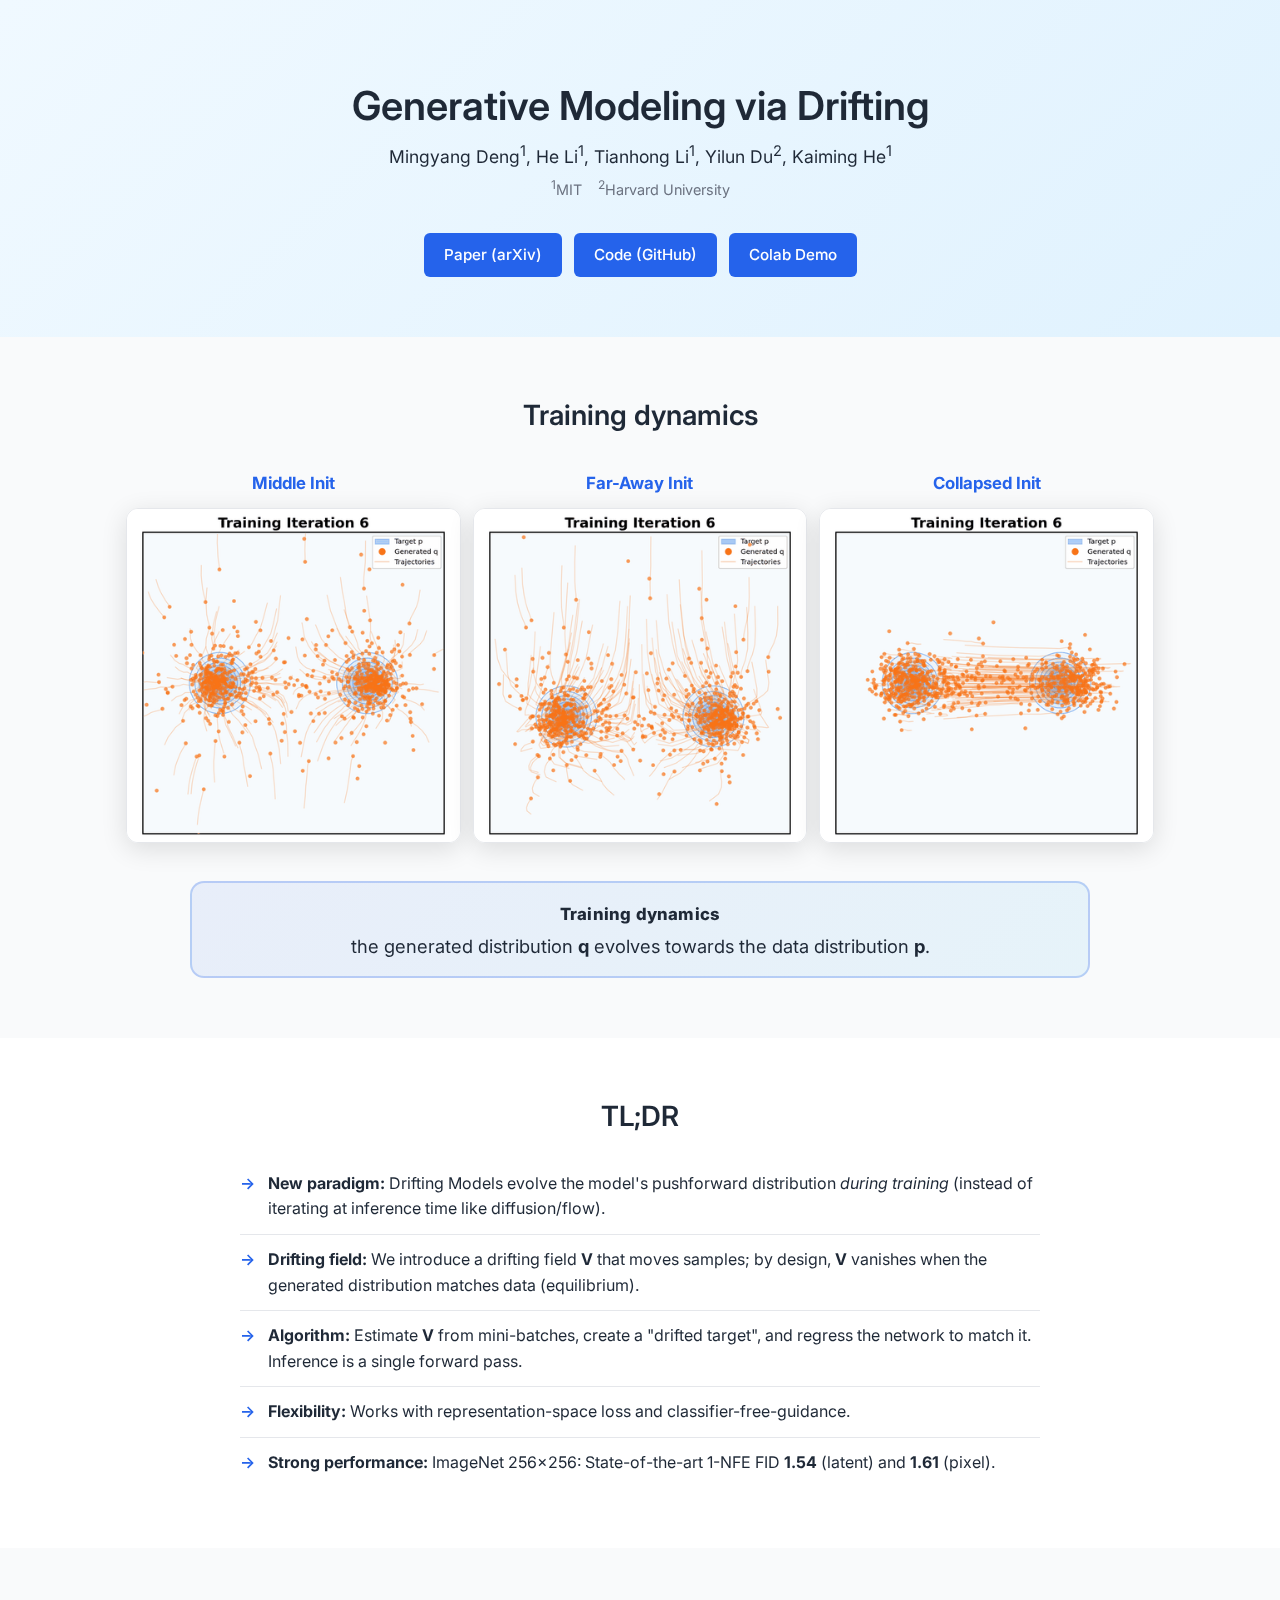
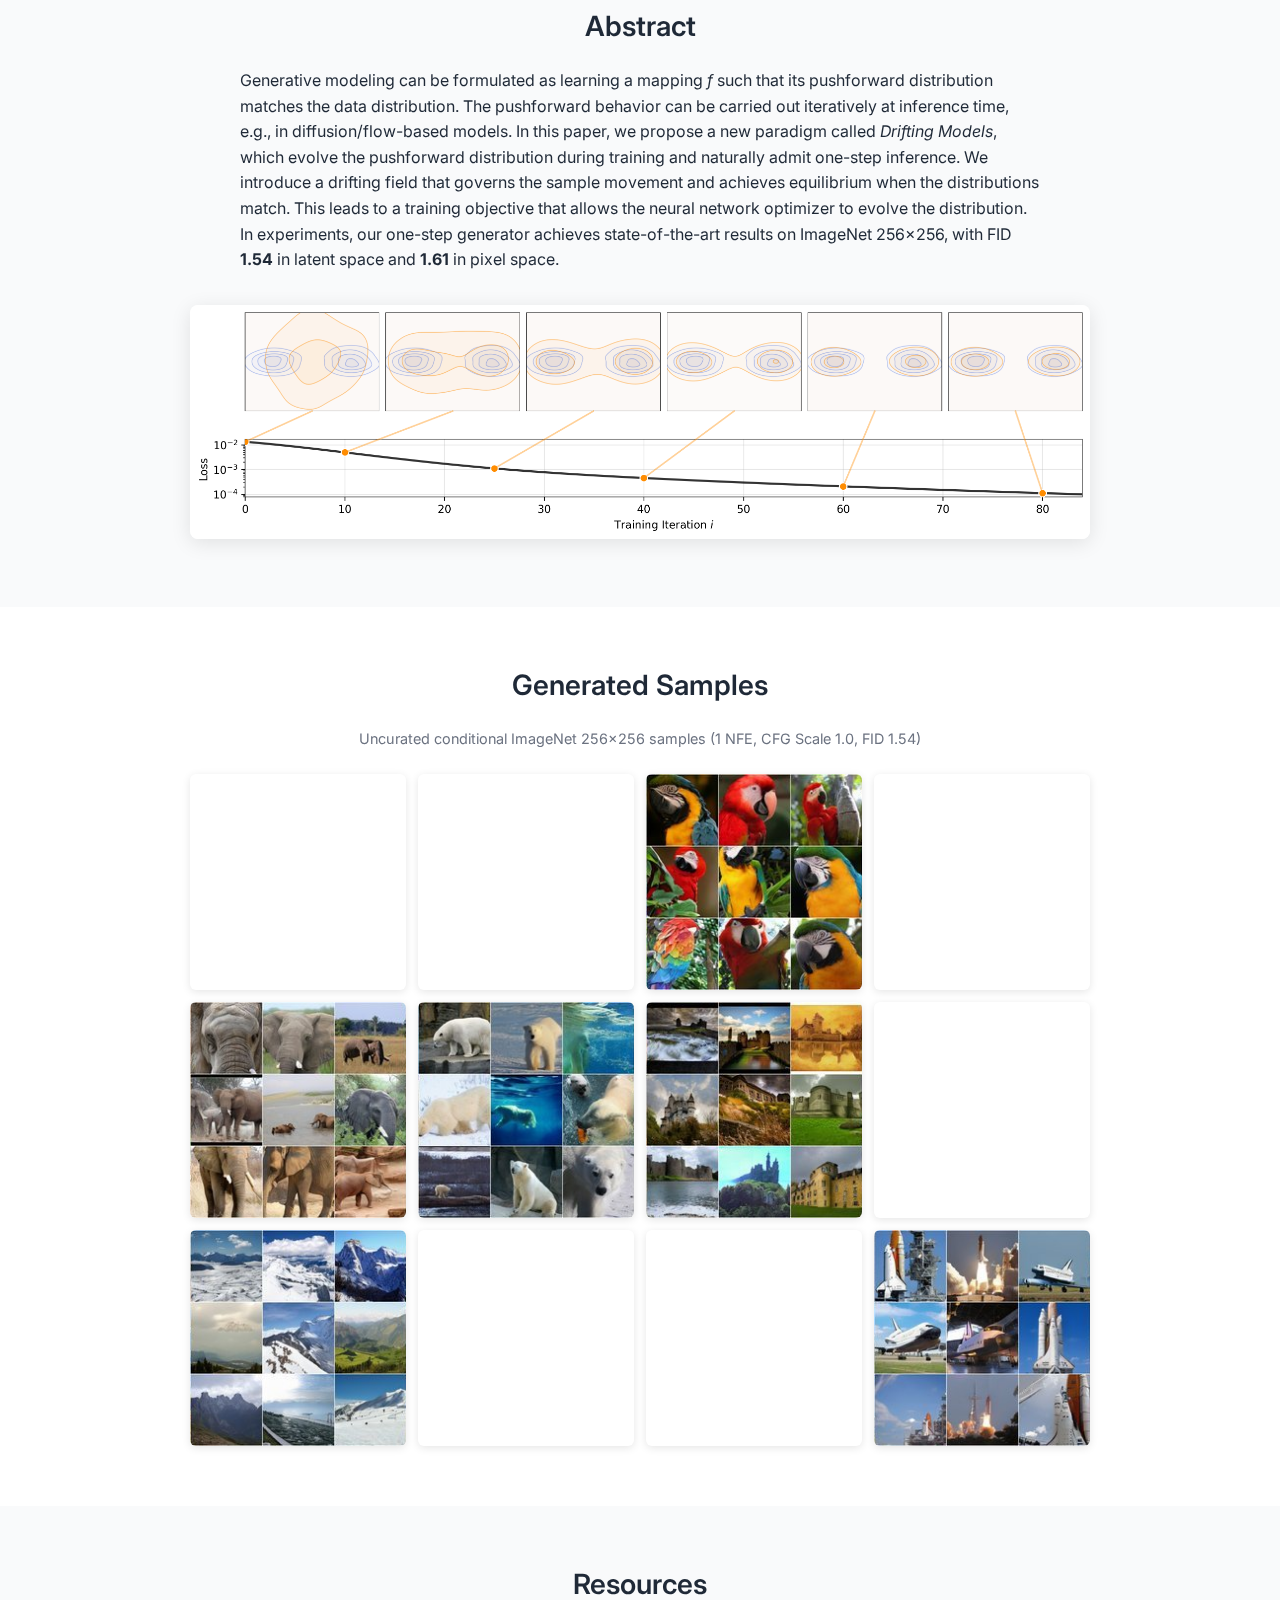
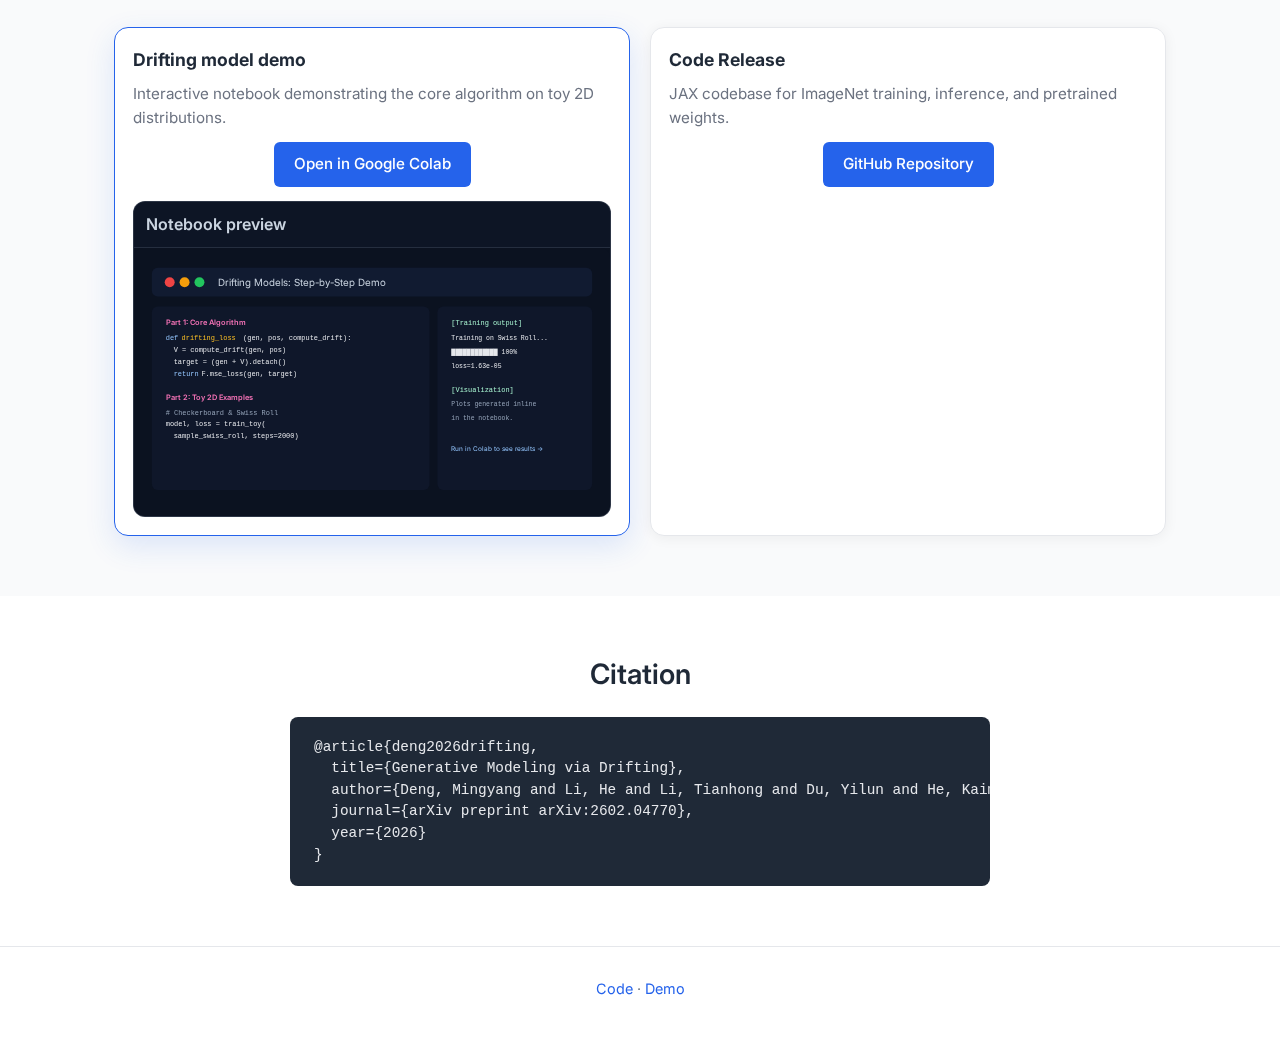
<file: projects/drifting/index.html>
<!DOCTYPE html>
<html lang="en">
<head>
  <meta charset="UTF-8" />
  <meta name="viewport" content="width=device-width, initial-scale=1.0" />
  <title>Generative Modeling via Drifting</title>
  <link rel="stylesheet" href="css/style.css" />
  <link href="https://fonts.googleapis.com/css2?family=Inter:wght@400;500;600;700&display=swap" rel="stylesheet" />
  <meta name="description" content="Project page for Generative Modeling via Drifting." />
  <link rel="preload" as="image" href="assets/teaser_main.png" />
</head>
<body>
  <header class="hero">
    <div class="container">
      <h1 class="title">Generative Modeling via Drifting</h1>
      <p class="authors">
        Mingyang Deng<sup>1</sup>, He Li<sup>1</sup>, Tianhong Li<sup>1</sup>, Yilun Du<sup>2</sup>, Kaiming He<sup>1</sup>
      </p>
      <p class="affiliations">
        <sup>1</sup>MIT &nbsp;&nbsp; <sup>2</sup>Harvard University
      </p>

      <div class="links">
        <a href="http://arxiv.org/abs/2602.04770" class="btn">Paper (arXiv)</a>
        <a href="https://github.com/lambertae/drifting" class="btn">Code (GitHub)</a>
        <a href="https://colab.research.google.com/github/lambertae/lambertae.github.io/blob/main/projects/drifting/notebooks/drifting_model_demo.ipynb" class="btn">Colab Demo</a>
      </div>
    </div>
  </header>

  <section class="visualization">
    <div class="container">
      <h2>Training dynamics</h2>

      <table class="toy-table" width="100%">
        <tr>
          <th width="33%" style="text-align: center">Middle Init</th>
          <th width="33%" style="text-align: center">Far-Away Init</th>
          <th width="33%" style="text-align: center">Collapsed Init</th>
        </tr>
        <tr>
          <td style="text-align: center"><img src="assets/toy_case1.gif" alt="Middle init dynamics" loading="lazy" decoding="async" /></td>
          <td style="text-align: center"><img src="assets/toy_case2.gif" alt="Far-away init dynamics" loading="lazy" decoding="async" /></td>
          <td style="text-align: center"><img src="assets/toy_case3.gif" alt="Collapsed init dynamics" loading="lazy" decoding="async" /></td>
        </tr>
      </table>

      <div class="callout">
        <div class="callout-title">Training dynamics</div>
        <div class="callout-body">the generated distribution <strong>q</strong> evolves towards the data distribution <strong>p</strong>.</div>
      </div>
    </div>
  </section>

  <section class="tldr">
    <div class="container">
      <h2>TL;DR</h2>
      <ul>
        <li><strong>New paradigm:</strong> Drifting Models evolve the model's pushforward distribution <em>during training</em> (instead of iterating at inference time like diffusion/flow).</li>
        <li><strong>Drifting field:</strong> We introduce a drifting field <b>V</b> that moves samples; by design, <b>V</b> vanishes when the generated distribution matches data (equilibrium).</li>
        <li><strong>Algorithm:</strong> Estimate <b>V</b> from mini-batches, create a "drifted target", and regress the network to match it. Inference is a single forward pass.</li>
        <li><strong>Flexibility:</strong> Works with representation-space loss and classifier-free-guidance.</li>
        <li><strong>Strong performance:</strong> ImageNet 256×256: State-of-the-art 1-NFE FID <strong>1.54</strong> (latent) and <strong>1.61</strong> (pixel).</li>
      </ul>
    </div>
  </section>

  <section class="method">
    <div class="container">
      <h2>Abstract</h2>
      <div class="method-block">
        <p>
          Generative modeling can be formulated as learning a mapping <em>f</em> such that its pushforward distribution matches the data distribution.
          The pushforward behavior can be carried out iteratively at inference time, e.g., in diffusion/flow-based models.
          In this paper, we propose a new paradigm called <em>Drifting Models</em>, which evolve the pushforward distribution during training and naturally admit one-step inference.
          We introduce a drifting field that governs the sample movement and achieves equilibrium when the distributions match.
          This leads to a training objective that allows the neural network optimizer to evolve the distribution.
          In experiments, our one-step generator achieves state-of-the-art results on ImageNet 256×256, with FID <strong>1.54</strong> in latent space and <strong>1.61</strong> in pixel space.
        </p>
      </div>

      <div class="teaser-image">
        <img src="assets/teaser_main.png" alt="Training evolution teaser" fetchpriority="high" />
      </div>
    </div>
  </section>

  <section class="results">
    <div class="container">
      <h2>Generated Samples</h2>
      <p class="samples-note">Uncurated conditional ImageNet 256×256 samples (1 NFE, CFG Scale 1.0, FID 1.54)</p>

      <div class="samples-gallery">
        <div class="sample-grid-large">
          <img src="assets/class_095_jacamar.jpg" alt="Jacamar" loading="lazy" decoding="async" />
          <img src="assets/class_022_bald_eagle.jpg" alt="Bald Eagle" loading="lazy" decoding="async" />
          <img src="assets/class_088_macaw.jpg" alt="Macaw" loading="lazy" decoding="async" />
          <img src="assets/class_108_sea_anemone.jpg" alt="Sea Anemone" loading="lazy" decoding="async" />
          <img src="assets/class_386_African_elephant.jpg" alt="African Elephant" loading="lazy" decoding="async" />
          <img src="assets/class_296_ice_bear.jpg" alt="Polar Bear" loading="lazy" decoding="async" />
          <img src="assets/class_483_castle.jpg" alt="Castle" loading="lazy" decoding="async" />
          <img src="assets/class_698_palace.jpg" alt="Palace" loading="lazy" decoding="async" />
          <img src="assets/class_970_alp.jpg" alt="Alp" loading="lazy" decoding="async" />
          <img src="assets/class_975_lakeside.jpg" alt="Lakeside" loading="lazy" decoding="async" />
          <img src="assets/class_973_coral_reef.jpg" alt="Coral Reef" loading="lazy" decoding="async" />
          <img src="assets/class_812_space_shuttle.jpg" alt="Space Shuttle" loading="lazy" decoding="async" />
        </div>
      </div>
    </div>
  </section>

  <section class="resources">
    <div class="container">
      <h2>Resources</h2>
      <div class="resources-grid">
        <div class="resource-card highlight">
          <div class="resource-title">Drifting model demo</div>
          <p class="resource-desc">Interactive notebook demonstrating the core algorithm on toy 2D distributions.</p>
          <div class="resource-actions inline" style="justify-content: center;">
            <a class="btn" href="https://colab.research.google.com/github/lambertae/lambertae.github.io/blob/main/projects/drifting/notebooks/drifting_model_demo.ipynb">Open in Google Colab</a>
          </div>
          <div class="colab-ad">
            <div class="colab-ad-inner">
              <div class="colab-ad-title">Notebook preview</div>
              <svg class="colab-placeholder" viewBox="0 0 960 540" role="img" aria-label="Drifting model demo notebook preview">
                <rect x="0" y="0" width="960" height="540" rx="18" fill="#0b1220"></rect>
                <rect x="36" y="40" width="888" height="58" rx="12" fill="#111b31"></rect>
                <circle cx="72" cy="69" r="10" fill="#ef4444"></circle>
                <circle cx="102" cy="69" r="10" fill="#f59e0b"></circle>
                <circle cx="132" cy="69" r="10" fill="#22c55e"></circle>
                <text x="170" y="76" fill="#cbd5e1" font-family="Inter, system-ui, sans-serif" font-size="20">Drifting Models: Step-by-Step Demo</text>
                <rect x="36" y="118" width="560" height="370" rx="12" fill="#0f172a"></rect>
                <rect x="612" y="118" width="312" height="370" rx="12" fill="#0f172a"></rect>
                <!-- Part 1: Core Algorithm -->
                <text x="64" y="156" fill="#f472b6" font-family="Inter, system-ui, sans-serif" font-size="15" font-weight="600">Part 1: Core Algorithm</text>
                <text x="64" y="186" fill="#93c5fd" font-family="ui-monospace, SFMono-Regular, Menlo, monospace" font-size="14">def</text>
                <text x="96" y="186" fill="#fbbf24" font-family="ui-monospace, SFMono-Regular, Menlo, monospace" font-size="14">drifting_loss</text>
                <text x="220" y="186" fill="#e5e7eb" font-family="ui-monospace, SFMono-Regular, Menlo, monospace" font-size="14">(gen, pos, compute_drift):</text>
                <text x="80" y="210" fill="#e5e7eb" font-family="ui-monospace, SFMono-Regular, Menlo, monospace" font-size="14">V = compute_drift(gen, pos)</text>
                <text x="80" y="234" fill="#e5e7eb" font-family="ui-monospace, SFMono-Regular, Menlo, monospace" font-size="14">target = (gen + V).detach()</text>
                <text x="80" y="258" fill="#93c5fd" font-family="ui-monospace, SFMono-Regular, Menlo, monospace" font-size="14">return</text>
                <text x="136" y="258" fill="#e5e7eb" font-family="ui-monospace, SFMono-Regular, Menlo, monospace" font-size="14">F.mse_loss(gen, target)</text>
                <!-- Part 2: Toy 2D -->
                <text x="64" y="306" fill="#f472b6" font-family="Inter, system-ui, sans-serif" font-size="15" font-weight="600">Part 2: Toy 2D Examples</text>
                <text x="64" y="336" fill="#94a3b8" font-family="ui-monospace, SFMono-Regular, Menlo, monospace" font-size="14"># Checkerboard & Swiss Roll</text>
                <text x="64" y="360" fill="#e5e7eb" font-family="ui-monospace, SFMono-Regular, Menlo, monospace" font-size="14">model, loss = train_toy(</text>
                <text x="80" y="384" fill="#e5e7eb" font-family="ui-monospace, SFMono-Regular, Menlo, monospace" font-size="14">sample_swiss_roll, steps=2000)</text>
                <!-- Right panel: output -->
                <text x="640" y="156" fill="#a7f3d0" font-family="ui-monospace, SFMono-Regular, Menlo, monospace" font-size="14">[Training output]</text>
                <text x="640" y="186" fill="#e5e7eb" font-family="ui-monospace, SFMono-Regular, Menlo, monospace" font-size="13">Training on Swiss Roll...</text>
                <text x="640" y="214" fill="#e5e7eb" font-family="ui-monospace, SFMono-Regular, Menlo, monospace" font-size="13">████████████ 100%</text>
                <text x="640" y="242" fill="#e5e7eb" font-family="ui-monospace, SFMono-Regular, Menlo, monospace" font-size="13">loss=1.63e-05</text>
                <text x="640" y="290" fill="#a7f3d0" font-family="ui-monospace, SFMono-Regular, Menlo, monospace" font-size="14">[Visualization]</text>
                <text x="640" y="318" fill="#94a3b8" font-family="ui-monospace, SFMono-Regular, Menlo, monospace" font-size="13">Plots generated inline</text>
                <text x="640" y="346" fill="#94a3b8" font-family="ui-monospace, SFMono-Regular, Menlo, monospace" font-size="13">in the notebook.</text>
                <text x="640" y="410" fill="#93c5fd" font-family="Inter, system-ui, sans-serif" font-size="13">Run in Colab to see results →</text>
              </svg>
            </div>
          </div>
        </div>
        <div class="resource-card">
          <div class="resource-title">Code Release</div>
          <p class="resource-desc">JAX codebase for ImageNet training, inference, and pretrained weights.</p>
          <div class="resource-actions inline" style="justify-content: center;">
            <a class="btn" href="https://github.com/lambertae/drifting">GitHub Repository</a>
          </div>
        </div>
      </div>
    </div>
  </section>

  <section class="bibtex">
    <div class="container">
      <h2>Citation</h2>
      <pre><code>@article{deng2026drifting,
  title={Generative Modeling via Drifting},
  author={Deng, Mingyang and Li, He and Li, Tianhong and Du, Yilun and He, Kaiming},
  journal={arXiv preprint arXiv:2602.04770},
  year={2026}
}</code></pre>
    </div>
  </section>

  <footer>
    <div class="container">
      <p>
        <a href="https://github.com/lambertae/drifting">Code</a> &middot;
        <a href="https://colab.research.google.com/github/lambertae/lambertae.github.io/blob/main/projects/drifting/notebooks/drifting_model_demo.ipynb">Demo</a>
      </p>
    </div>
  </footer>
</body>
</html>
</file>
<file: projects/drifting/css/style.css>
/* Base Styles */
:root {
    --primary: #2563eb;
    --primary-dark: #1d4ed8;
    --text: #1f2937;
    --text-light: #6b7280;
    --bg: #ffffff;
    --bg-alt: #f9fafb;
    --border: #e5e7eb;
    --orange: #f97316;
    --blue: #3b82f6;
}

* {
    margin: 0;
    padding: 0;
    box-sizing: border-box;
}

body {
    font-family: 'Inter', -apple-system, BlinkMacSystemFont, sans-serif;
    color: var(--text);
    line-height: 1.6;
    background: var(--bg);
}

.container {
    max-width: 1100px;
    margin: 0 auto;
    padding: 0 24px;
}

h1, h2, h3 {
    font-weight: 600;
    line-height: 1.3;
}

h2 {
    font-size: 1.75rem;
    margin-bottom: 1.5rem;
    text-align: center;
}

h3 {
    font-size: 1.25rem;
    margin-bottom: 1rem;
}

p {
    margin-bottom: 1rem;
}

section {
    padding: 60px 0;
}

section:nth-child(even) {
    background: var(--bg-alt);
}

/* Hero */
.hero {
    text-align: center;
    padding: 80px 0 60px;
    background: linear-gradient(135deg, #f0f9ff 0%, #e0f2fe 100%);
}

.hero .title {
    font-size: 2.5rem;
    margin-bottom: 0.5rem;
    color: var(--text);
}

.hero .venue {
    font-size: 1.25rem;
    font-weight: 600;
    color: var(--primary);
    margin-bottom: 1rem;
}

.hero .authors {
    font-size: 1.1rem;
    margin-bottom: 0.25rem;
}

.hero .affiliations {
    font-size: 0.9rem;
    color: var(--text-light);
    margin-bottom: 2rem;
}

.links {
    display: flex;
    gap: 12px;
    justify-content: center;
    flex-wrap: wrap;
}

.btn {
    display: inline-flex;
    align-items: center;
    gap: 8px;
    padding: 10px 20px;
    background: var(--primary);
    color: white;
    text-decoration: none;
    border-radius: 6px;
    font-weight: 500;
    font-size: 0.95rem;
    transition: background 0.2s;
}

.btn:hover {
    background: var(--primary-dark);
}

.btn-large {
    padding: 14px 28px;
    font-size: 1.1rem;
}

/* TL;DR */
.tldr {
    background: var(--bg);
}

.tldr ul {
    max-width: 800px;
    margin: 0 auto;
    list-style: none;
}

.tldr li {
    padding: 12px 0;
    padding-left: 28px;
    position: relative;
    border-bottom: 1px solid var(--border);
}

.tldr li:last-child {
    border-bottom: none;
}

.tldr li::before {
    content: "\2192";
    position: absolute;
    left: 0;
    color: var(--primary);
    font-weight: 600;
}

/* Key Insight */
.key-insight {
    background: var(--bg-alt);
}

.insight-comparison {
    display: flex;
    align-items: center;
    justify-content: center;
    gap: 30px;
    flex-wrap: wrap;
}

.insight-box {
    background: white;
    border: 2px solid var(--border);
    border-radius: 12px;
    padding: 24px 32px;
    text-align: center;
    min-width: 280px;
    flex: 1;
    max-width: 400px;
}

.insight-box.highlight {
    border-color: var(--primary);
    box-shadow: 0 4px 20px rgba(37, 99, 235, 0.15);
}

.insight-box h3 {
    margin-bottom: 0.5rem;
    color: var(--text);
}

.insight-box .approach {
    color: var(--text-light);
    margin-bottom: 1rem;
}

.insight-box .diagram {
    display: flex;
    align-items: center;
    justify-content: center;
    gap: 8px;
    margin-bottom: 1rem;
    flex-wrap: wrap;
}

.insight-box .step {
    background: var(--bg-alt);
    padding: 6px 12px;
    border-radius: 6px;
    font-size: 0.85rem;
    font-weight: 500;
}

.insight-box .step.final {
    background: var(--primary);
    color: white;
}

.insight-box .arrow {
    color: var(--text-light);
}

.insight-box .dots {
    color: var(--text-light);
}

.insight-box .cost {
    font-weight: 600;
    color: var(--text);
    margin: 0;
}

.vs {
    font-weight: 700;
    font-size: 1.25rem;
    color: var(--text-light);
}

/* Visualization */
.visualization {
    text-align: center;
}

.section-desc {
    max-width: 700px;
    margin: 0 auto 2rem;
    color: var(--text-light);
}

/* V label styling - simple red text, no border */
.v-label {
    font-weight: 700;
    font-style: italic;
    color: #dc2626;
}

/* Toy cases grid */
.toy-cases-grid {
    display: grid;
    grid-template-columns: repeat(3, 1fr);
    gap: 20px;
    max-width: 1100px;
    margin: 0 auto 2rem;
}

@media (max-width: 900px) {
    .toy-cases-grid {
        grid-template-columns: 1fr;
        max-width: 500px;
    }
}

.toy-case {
    background: white;
    border: 1px solid var(--border);
    border-radius: 12px;
    padding: 16px;
    box-shadow: 0 2px 12px rgba(0, 0, 0, 0.06);
}

.toy-case-title {
    font-weight: 600;
    color: var(--primary);
    margin-bottom: 12px;
    font-size: 1.05rem;
    text-align: center;
}

.toy-case .gif-container {
    margin: 0;
    border-radius: 8px;
    box-shadow: none;
}

.toy-case-desc {
    margin: 12px 0 0 0;
    font-size: 0.88rem;
    color: var(--text-light);
    text-align: center;
}

.gif-container {
    max-width: 800px;
    margin: 0 auto;
    border-radius: 8px;
    overflow: hidden;
    box-shadow: 0 4px 20px rgba(0, 0, 0, 0.1);
}

.gif-container img {
    width: 100%;
    display: block;
}

.caption {
    font-size: 0.9rem;
    color: var(--text-light);
    margin-top: 1rem;
    text-align: center;
}

/* Method */
.method {
    background: var(--bg);
}

.method-block {
    max-width: 800px;
    margin: 0 auto 2rem;
}

.method-block h3 {
    color: var(--primary);
}

.equation-block {
    background: var(--bg-alt);
    padding: 20px 24px;
    border-radius: 8px;
    margin: 1rem 0;
    overflow-x: auto;
    text-align: center;
}

.equation-block.small {
    font-size: 0.9rem;
}

.two-column {
    display: grid;
    grid-template-columns: 1fr 1fr;
    gap: 40px;
    align-items: center;
    margin-top: 2rem;
}

@media (max-width: 768px) {
    .two-column {
        grid-template-columns: 1fr;
    }
}

.text-col p {
    color: var(--text);
}

.image-col img {
    width: 100%;
    border-radius: 8px;
    box-shadow: 0 4px 15px rgba(0, 0, 0, 0.08);
}

/* Algorithm */
.algorithm {
    background: var(--bg-alt);
}

.code-block {
    max-width: 700px;
    margin: 0 auto;
}

.code-block pre {
    background: #1f2937;
    color: #e5e7eb;
    padding: 24px;
    border-radius: 8px;
    overflow-x: auto;
    font-size: 0.9rem;
    line-height: 1.6;
}

/* Results */
.results {
    background: var(--bg);
}

.results-grid {
    display: grid;
    grid-template-columns: repeat(3, 1fr);
    gap: 24px;
    margin-bottom: 3rem;
}

@media (max-width: 600px) {
    .results-grid {
        grid-template-columns: 1fr;
    }
}

.result-card {
    background: var(--bg-alt);
    border: 1px solid var(--border);
    border-radius: 12px;
    padding: 24px;
    text-align: center;
}

.result-card .metric {
    font-size: 2.5rem;
    font-weight: 700;
    color: var(--primary);
}

.result-card .label {
    font-size: 1.1rem;
    font-weight: 600;
    margin: 8px 0 4px;
}

.result-card .detail {
    font-size: 0.85rem;
    color: var(--text-light);
}

.samples-gallery {
    text-align: center;
}

.samples-gallery img {
    max-width: 100%;
    border-radius: 8px;
    box-shadow: 0 4px 20px rgba(0, 0, 0, 0.1);
}

/* Tutorial */
.tutorial {
    text-align: center;
    background: var(--bg-alt);
}

.tutorial > .container > p {
    max-width: 600px;
    margin: 0 auto 2rem;
    color: var(--text-light);
}

.notebook-preview {
    display: grid;
    grid-template-columns: repeat(3, 1fr);
    gap: 20px;
    margin-bottom: 2rem;
}

@media (max-width: 768px) {
    .notebook-preview {
        grid-template-columns: 1fr;
    }
}

.notebook-card {
    background: var(--bg);
    border: 1px solid var(--border);
    border-radius: 12px;
    padding: 24px;
    text-align: left;
}

.notebook-card h3 {
    color: var(--primary);
    margin-bottom: 0.5rem;
}

.notebook-card p {
    font-size: 0.9rem;
    color: var(--text-light);
    margin: 0;
}

/* BibTeX */
.bibtex {
    background: var(--bg);
}

.bibtex pre {
    background: #1f2937;
    color: #e5e7eb;
    padding: 20px 24px;
    border-radius: 8px;
    overflow-x: auto;
    font-size: 0.9rem;
    line-height: 1.5;
    max-width: 700px;
    margin: 0 auto;
}

/* Footer */
footer {
    text-align: center;
    padding: 30px 0;
    color: var(--text-light);
    font-size: 0.9rem;
    border-top: 1px solid var(--border);
}

footer a {
    color: var(--primary);
    text-decoration: none;
}

footer a:hover {
    text-decoration: underline;
}

/* Project-page add-ons */
.top-nav {
    display: flex;
    justify-content: flex-start;
    margin-bottom: 18px;
}

.back-link {
    color: var(--text);
    text-decoration: none;
    font-weight: 600;
    opacity: 0.9;
}

.back-link:hover {
    color: var(--primary);
    text-decoration: underline;
}

.resources {
    background: var(--bg-alt);
}

.resources-grid {
    display: grid;
    grid-template-columns: repeat(2, 1fr);
    gap: 20px;
}

@media (max-width: 900px) {
    .resources-grid {
        grid-template-columns: 1fr;
    }
}

.resource-card {
    background: var(--bg);
    border: 1px solid var(--border);
    border-radius: 14px;
    padding: 18px;
    box-shadow: 0 2px 14px rgba(0, 0, 0, 0.06);
}

.resource-card.highlight {
    border-color: var(--primary);
    box-shadow: 0 10px 30px rgba(37, 99, 235, 0.14);
}

.resource-title {
    font-weight: 700;
    font-size: 1.1rem;
    margin-bottom: 8px;
    color: var(--text);
}

.resource-desc {
    color: var(--text-light);
    font-size: 0.95rem;
    margin-bottom: 12px;
}

.resource-media img {
    width: 100%;
    border-radius: 10px;
    border: 1px solid var(--border);
    display: block;
}

.resource-actions {
    margin: 10px 0 14px;
}

.resource-actions.inline {
    display: flex;
    gap: 10px;
    flex-wrap: wrap;
}

.btn-outline {
    background: transparent;
    color: var(--primary);
    border: 1px solid rgba(37, 99, 235, 0.35);
}

.btn-outline:hover {
    background: rgba(37, 99, 235, 0.08);
}

.figure-links {
    text-align: center;
    margin-top: 12px;
}

.figure-links a {
    margin: 0 6px;
}

/* Slightly smaller tiles to avoid looking blurry on HiDPI displays */
.toy-table {
    max-width: 980px;
}

.sample-grid-large {
    max-width: 720px;
}

.sample-grid-large img {
    aspect-ratio: auto;
    object-fit: contain;
}

.repo-list {
    list-style: none;
    padding-left: 0;
    margin: 0;
}

.repo-list li {
    border-top: 1px solid var(--border);
    padding-top: 10px;
    margin-top: 10px;
    color: var(--text);
    font-size: 0.95rem;
}

.repo-list li:first-child {
    border-top: none;
    padding-top: 0;
    margin-top: 0;
}

.colab-ad {
    margin-top: 12px;
}

.colab-ad-inner {
    background: #0b1220;
    border: 1px solid rgba(148, 163, 184, 0.25);
    border-radius: 12px;
    overflow: hidden;
}

.colab-ad-title {
    padding: 10px 12px;
    color: #cbd5e1;
    font-weight: 600;
    border-bottom: 1px solid rgba(148, 163, 184, 0.18);
    background: rgba(15, 23, 42, 0.6);
}

.colab-placeholder {
    width: 100%;
    height: auto;
    display: block;
}

.toy-table {
    border-collapse: separate;
    border-spacing: 12px 12px;
    margin: 0 auto;
    max-width: 1100px;
}

.toy-table th {
    font-size: 1.05rem;
    color: var(--primary);
}

.toy-table img {
    width: 100%;
    border-radius: 12px;
    box-shadow: 0 6px 26px rgba(0, 0, 0, 0.12);
    border: 1px solid var(--border);
}

.callout {
    max-width: 900px;
    margin: 18px auto 0;
    padding: 18px 18px;
    border-radius: 14px;
    border: 2px solid rgba(37, 99, 235, 0.25);
    background: linear-gradient(135deg, rgba(37, 99, 235, 0.08) 0%, rgba(14, 165, 233, 0.08) 100%);
    text-align: center;
}

.callout-title {
    font-weight: 800;
    color: var(--text);
    font-size: 1.05rem;
    letter-spacing: 0.2px;
    margin-bottom: 6px;
}

.callout-body {
    color: var(--text);
    font-size: 1.15rem;
    line-height: 1.35;
}

/* Teaser */
.teaser {
    text-align: center;
}

.teaser-image {
    max-width: 900px;
    margin: 0 auto;
}

.teaser-image img {
    width: 100%;
    border-radius: 8px;
    box-shadow: 0 4px 20px rgba(0, 0, 0, 0.1);
}

/* Field Design */
.field-design {
    background: var(--bg-alt);
}

/* Extensions */
.extensions {
    background: var(--bg);
}

.extension-grid {
    display: grid;
    grid-template-columns: repeat(2, 1fr);
    gap: 24px;
}

@media (max-width: 768px) {
    .extension-grid {
        grid-template-columns: 1fr;
    }
}

.extension-card {
    background: var(--bg-alt);
    border: 1px solid var(--border);
    border-radius: 12px;
    padding: 24px;
}

.extension-card h3 {
    color: var(--primary);
    margin-bottom: 0.75rem;
}

.extension-card .equation-block {
    margin: 1rem 0;
}

/* Sample Grid */
.sample-grid {
    display: grid;
    grid-template-columns: repeat(4, 1fr);
    gap: 16px;
    max-width: 900px;
    margin: 0 auto;
}

@media (max-width: 600px) {
    .sample-grid {
        grid-template-columns: repeat(2, 1fr);
    }
}

.sample-grid img {
    width: 100%;
    border-radius: 8px;
    box-shadow: 0 2px 10px rgba(0, 0, 0, 0.1);
}

/* Code Block */
.code-block {
    margin: 1rem 0;
}

.code-block pre {
    background: #1f2937;
    color: #e5e7eb;
    padding: 20px 24px;
    border-radius: 8px;
    overflow-x: auto;
    font-size: 0.85rem;
    line-height: 1.5;
}

/* Tutorial 4 cards */
.notebook-preview {
    display: grid;
    grid-template-columns: repeat(4, 1fr);
    gap: 16px;
    margin-bottom: 2rem;
}

@media (max-width: 900px) {
    .notebook-preview {
        grid-template-columns: repeat(2, 1fr);
    }
}

@media (max-width: 500px) {
    .notebook-preview {
        grid-template-columns: 1fr;
    }
}

/* Author links */
.hero .authors a {
    color: var(--text);
    text-decoration: none;
}

.hero .authors a:hover {
    color: var(--primary);
    text-decoration: underline;
}

/* New Paradigm Section (combined teaser + motivation) */
.new-paradigm {
    background: var(--bg);
}

.new-paradigm .method-block {
    max-width: 800px;
    margin: 0 auto 2rem;
}

.new-paradigm .method-block h3 {
    color: var(--primary);
}

.new-paradigm ol {
    margin-left: 1.5rem;
    margin-bottom: 1rem;
}

.new-paradigm ol li {
    margin-bottom: 0.5rem;
}

.new-paradigm .teaser-image {
    max-width: 900px;
    margin: 2rem auto 0;
}

.new-paradigm .teaser-image img {
    width: 100%;
    border-radius: 8px;
    box-shadow: 0 4px 20px rgba(0, 0, 0, 0.1);
}

.new-paradigm .caption {
    text-align: center;
    max-width: 900px;
    margin: 1rem auto 0;
}

/* Larger Sample Grid (3x4) */
.sample-grid-large {
    display: grid;
    grid-template-columns: repeat(4, 1fr);
    gap: 12px;
    max-width: 900px;
    margin: 0 auto;
}

@media (max-width: 700px) {
    .sample-grid-large {
        grid-template-columns: repeat(3, 1fr);
    }
}

@media (max-width: 500px) {
    .sample-grid-large {
        grid-template-columns: repeat(2, 1fr);
    }
}

.sample-grid-large img {
    width: 100%;
    aspect-ratio: 1;
    object-fit: cover;
    border-radius: 6px;
    box-shadow: 0 2px 8px rgba(0, 0, 0, 0.1);
}

/* Samples Note */
.samples-note {
    text-align: center;
    color: var(--text-light);
    font-size: 0.9rem;
    margin-bottom: 1.5rem;
}

/* Comparison Gallery */
.comparison-gallery {
    max-width: 900px;
    margin: 2rem auto 0;
}

.comparison-row {
    display: grid;
    grid-template-columns: 1fr 1fr;
    gap: 12px;
    margin-bottom: 0.5rem;
    padding-left: 80px;
}

.comparison-label {
    text-align: center;
    font-weight: 600;
    color: var(--text-light);
    font-size: 0.9rem;
}

.comparison-grid {
    display: grid;
    grid-template-columns: repeat(3, 1fr);
    gap: 16px;
}

@media (max-width: 700px) {
    .comparison-grid {
        grid-template-columns: repeat(2, 1fr);
    }
}

@media (max-width: 500px) {
    .comparison-grid {
        grid-template-columns: 1fr;
    }
    .comparison-row {
        padding-left: 60px;
    }
}

.comparison-pair {
    display: grid;
    grid-template-columns: 1fr 1fr;
    gap: 8px;
    position: relative;
}

.comparison-pair img {
    width: 100%;
    border-radius: 6px;
    box-shadow: 0 2px 8px rgba(0, 0, 0, 0.1);
}

.comparison-pair .class-label {
    position: absolute;
    bottom: -20px;
    left: 50%;
    transform: translateX(-50%);
    font-size: 0.8rem;
    color: var(--text-light);
    white-space: nowrap;
}
</file>
